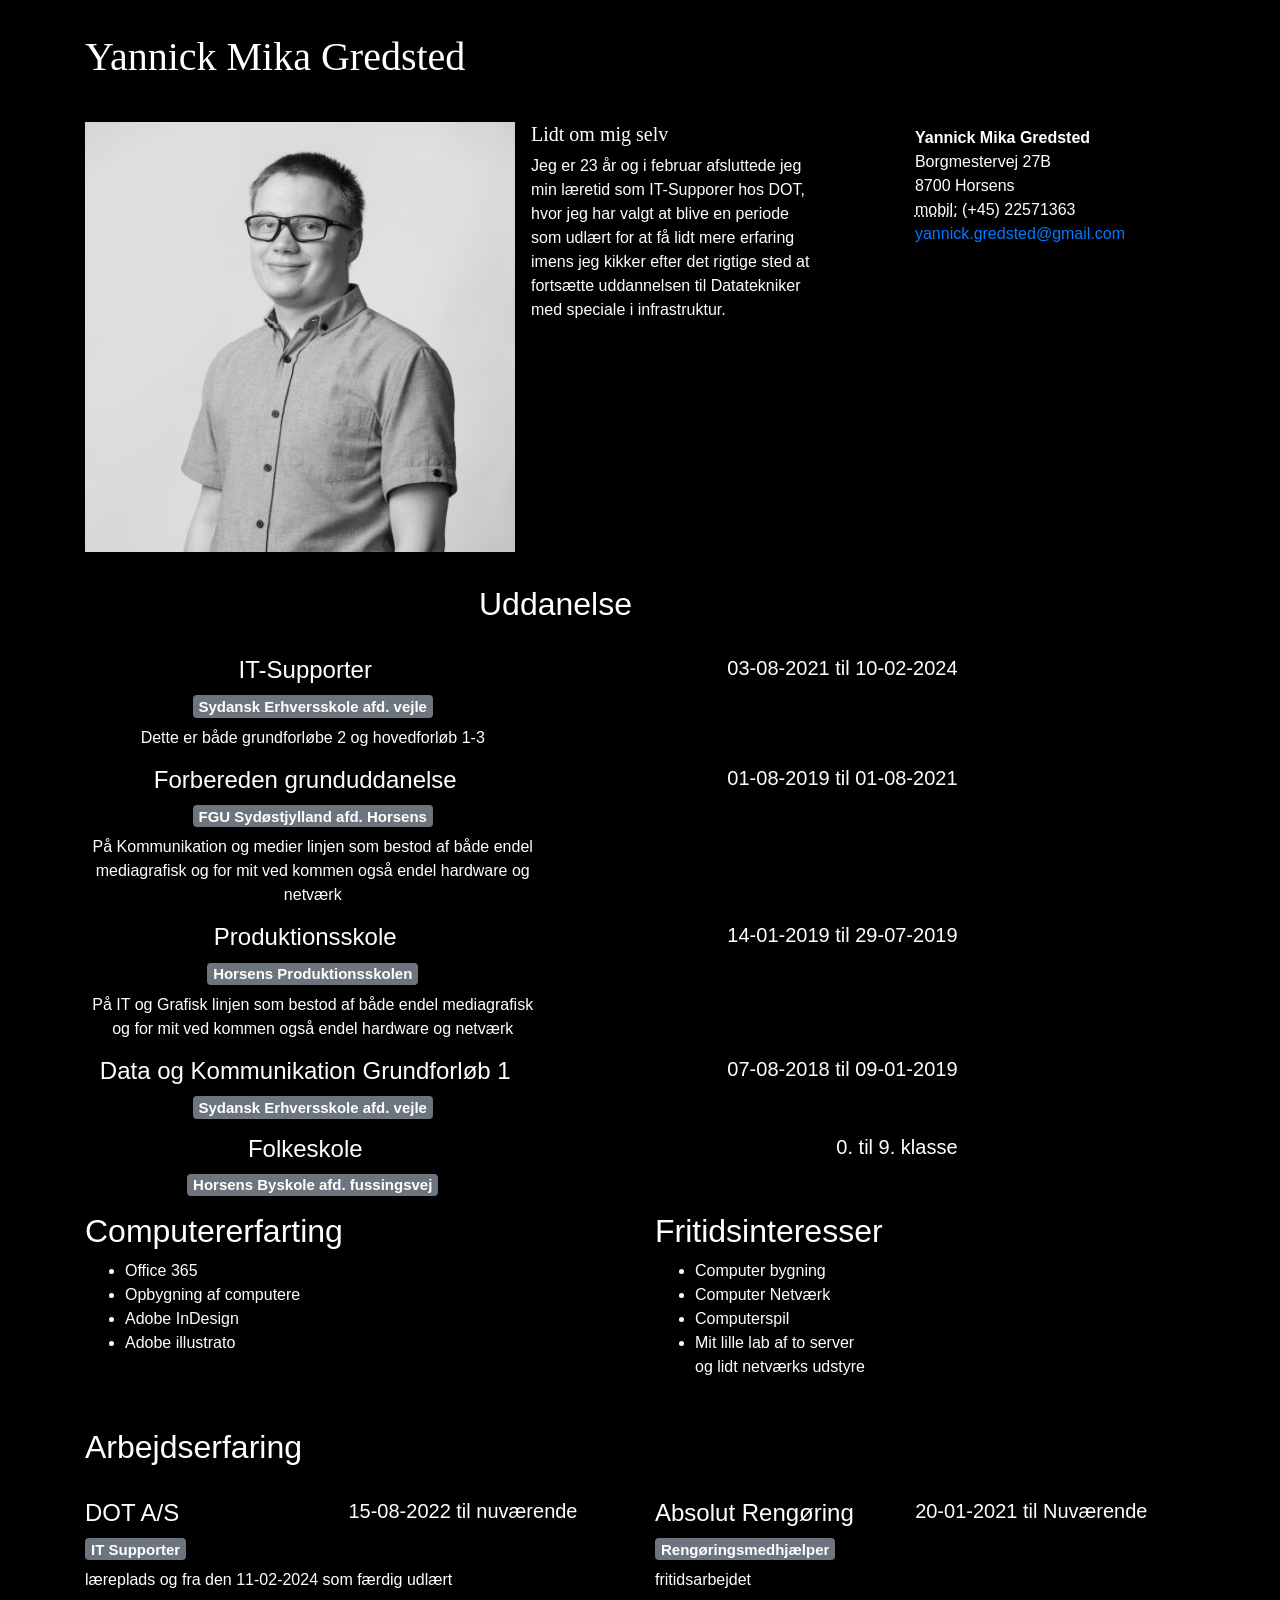
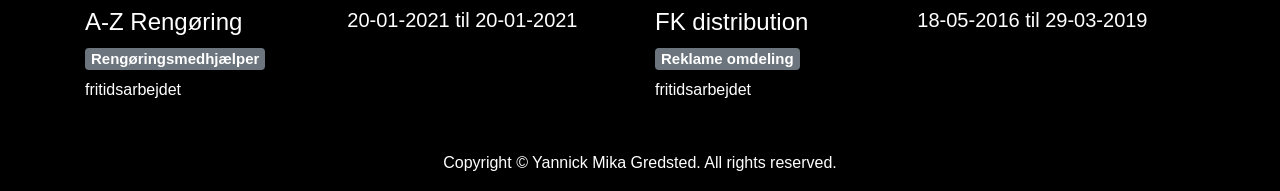
<file: index.html>
<!DOCTYPE html>
<html lang="dk">
  <head>
    <meta charset="utf-8">
    <meta http-equiv="X-UA-Compatible" content="IE=edge">
    <meta name="viewport" content="width=device-width, initial-scale=1">
    <title>Yannick Mika Gredsted</title>
    <!-- Bootstrap -->
    <link href="css/bootstrap-4.4.1-.css" rel="stylesheet">
  </head>
  <body>
    <div class="container">
      <hr>
      <div class="row">
        <div class="col-6">
          <h1>Yannick Mika Gredsted</h1>
        </div>
      </div>
      <hr>
      <div class="row">
        <div class="col-md-8 col-sm-12">
          <div class="media">
            <img class="mr-3" width="430" height="430" src="images/DOT_Portraits_2024_Yannick Gredsted-Edit-BW (Small).JPG" alt="Yannick Mika Gredsted">
            <div class="media-body">
              <h5 class="mt-0">Lidt om mig selv</h5>
              <span style="color: #ffffff">Jeg er 23 år og i februar afsluttede jeg min læretid som IT-Supporer hos DOT, hvor jeg har valgt at blive en periode som udlært for at få lidt mere erfaring imens jeg kikker efter det rigtige sted at fortsætte uddannelsen til Datatekniker med speciale i infrastruktur.</span>
            </div>
          </div>
        </div>
        <div class="col-md-4 col-sm-12">
          <div class="row justify-content-md-around m-1">
            <address style="color: #ffffff">
              <strong>Yannick Mika Gredsted</strong><br>
              Borgmestervej 27B<br>
              8700 Horsens<br>
              <abbr title="Phone">mobil:</abbr> (+45) 22571363<br>
              <a href="mailto:yannick.gredsted@gmail.com">yannick.gredsted@gmail.com</a>
            </address>
          </div>
        </div>
      </div>
      <hr>
      <div class="row">
        <div class="text-center">
          <h2>Uddanelse</h2>
          <hr>
          <div class="row">
            <div class="col-6 text-center">
              <h4>IT-Supporter</h4>
            </div>
            <div class="col-5">
              <h5 class="text-right"><span aria-hidden="true"></span> 03-08-2021 til 10-02-2024</h5>
            </div>
          </div>
          <h5 class="col-6 text-center"><span class="badge badge-secondary">Sydansk Erhversskole afd. vejle</span></h5>
          <p class="col-6 text-center">Dette er både grundforløbe 2 og hovedforløb 1-3</p>
		  <!--<p class="col-6 text-center"><a href="Fils/">Download Svendebrev samt skolebevis uden cprnr</a></p>-->
          <div class="row">
            <div class="col-6 text-center">
              <h4>Forbereden grunduddanelse</h4>
            </div>
            <div class="col-5">
              <h5 class="text-right"><span aria-hidden="true"></span> 01-08-2019 til 01-08-2021</h5>
            </div>
          </div>
          <h5 class="col-6 text-center"><span class="badge badge-secondary">FGU Sydøstjylland afd. Horsens</span></h5>
          <p class="col-6 text-center">På Kommunikation og medier linjen som bestod af både endel mediagrafisk og for mit ved kommen også endel hardware og netværk</p>
	<!--<p class="col-6 text-center"><a href="Fils/">Download Svendebrev samt skolebevis uden cprnr</a></p>-->
		  <div class="row">
            <div class="col-6 text-center">
              <h4>Produktionsskole</h4>
            </div>
            <div class="col-5">
              <h5 class="text-right"><span aria-hidden="true"></span> 14-01-2019 til 29-07-2019</h5>
            </div>
          </div>
          <h5 class="col-6 text-center"><span class="badge badge-secondary">Horsens Produktionsskolen</span></h5>
          <p class="col-6 text-center">På IT og Grafisk linjen som bestod af både endel mediagrafisk og for mit ved kommen også endel hardware og netværk</p>
		  <div class="row">
            <div class="col-6 text-center">
              <h4>Data og Kommunikation Grundforløb 1</h4>
            </div>
            <div class="col-5">
              <h5 class="text-right"><span aria-hidden="true"></span> 07-08-2018 til 09-01-2019</h5>
            </div>
          </div>
          <h5 class="col-6 text-center"><span class="badge badge-secondary">Sydansk Erhversskole afd. vejle</span></h5>
          <p class="col-6 text-center"></p>
		  <div class="row">
            <div class="col-6 text-center">
              <h4>Folkeskole</h4>
            </div>
            <div class="col-5">
              <h5 class="text-right"><span aria-hidden="true"></span> 0. til 9. klasse</h5>
            </div>
          </div>
          <h5 class="col-6 text-center"><span class="badge badge-secondary">Horsens Byskole afd. fussingsvej</span></h5>
          <p class="col-6 text-center"></p>			
        </div>
        <div class="col-md-6 col-sm-12">
			<h2>Computererfarting</h2>
          <ul style="color: #ffffff">   
			<li>Office 365</li>
			<li>Opbygning af computere</li>
            <li>Adobe InDesign</li>
			<li>Adobe illustrato</li>
          </ul>
        </div>
		  <div class="col-md-6 col-sm-12">
          <h2>Fritidsinteresser</h2>
		  <ul style="color: #ffffff">
			<li>Computer bygning</li>
			<li>Computer Netværk</li>
			<li>Computerspil</li>
			<li>Mit lille lab af to server<br>
				og lidt netværks udstyre </li>
		  </ul>
        </div>
      </div>
		
      <hr>
      <h2>Arbejdserfaring</h2>
      <hr>
      <div class="row">
        <div class="col-md-6 col-sm-12">
          <div class="row">
            <div class="col-5">
              <h4>DOT A/S</h4>
            </div>
            <div class="col-6">
              <h5 class="text-right"><span aria-hidden="true"></span> 15-08-2022 til nuværende</h5>
            </div>
          </div>
          <h5><span class="badge badge-secondary">IT Supporter</span></h5>
          <p>læreplads og fra den 11-02-2024 som færdig udlært</p>
        </div>
        <div class="col-md-6 col-sm-12">
          <div class="row">
            <div class="col-5">
              <h4>Absolut Rengøring</h4>
            </div>
            <div class="col-6">
              <h5 class="text-right"><span aria-hidden="true"></span> 20-01-2021 til Nuværende</h5>
            </div>
          </div>
          <h5><span class="badge badge-secondary">Rengøringsmedhjælper</span></h5>
          <p>fritidsarbejdet</p>
        </div>
		<div class="col-md-6 col-sm-12">
          <div class="row">
            <div class="col-5">
              <h4>A-Z Rengøring</h4>
            </div>
            <div class="col-6">
              <h5 class="text-right"><span aria-hidden="true"></span> 20-01-2021 til 20-01-2021</h5>
            </div>
          </div>
          <h5><span class="badge badge-secondary">Rengøringsmedhjælper</span></h5>
          <p>fritidsarbejdet</p>
        </div>
		<div class="col-md-6 col-sm-12">
          <div class="row">
            <div class="col-5">
              <h4>FK distribution</h4>
            </div>
            <div class="col-6">
              <h5 class="text-right"><span aria-hidden="true"></span> 18-05-2016 til 29-03-2019</h5>
            </div>
          </div>
          <h5><span class="badge badge-secondary">Reklame omdeling</span></h5>
          <p>fritidsarbejdet</p>
		  <!--<p><a href="Fils/udragelse FK.pdf">Download Udtageselse fra FK distribution</a></p>			-->
        </div>
      </div>
      <hr>
      <footer class="text-center">
        <div class="container">
          <div class="row">
            <div class="col-12">
              <p>Copyright © Yannick Mika Gredsted. All rights reserved.</p>
            </div>
          </div>
        </div>
      </footer>
    </div>
    <!-- jQuery (necessary for Bootstrap's JavaScript plugins) -->
    <script src="js/jquery-3.4.1.min.js"></script>
    <!-- Include all compiled plugins (below), or include individual files as needed -->
    <script src="js/popper.min.js"></script>
    <script src="js/bootstrap-4.4.1.js"></script>
  </body>
</html>
</file>
